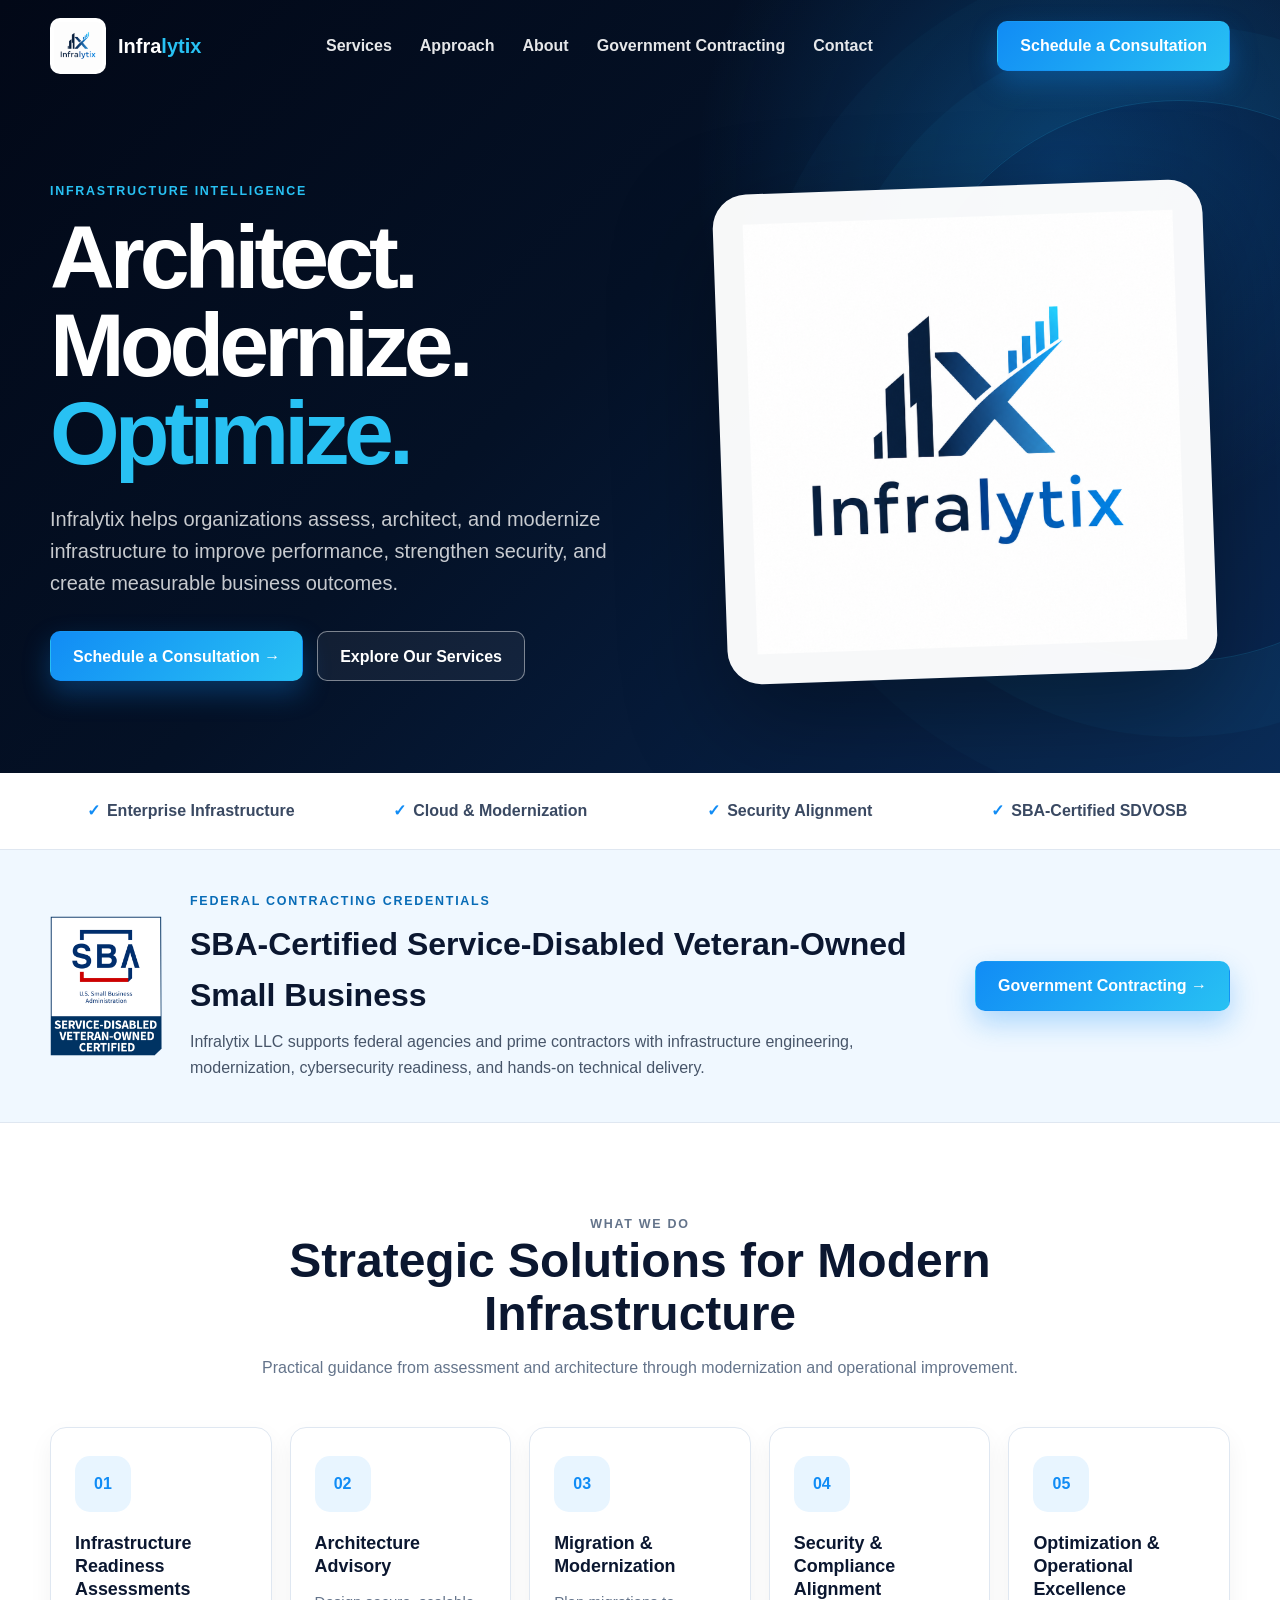
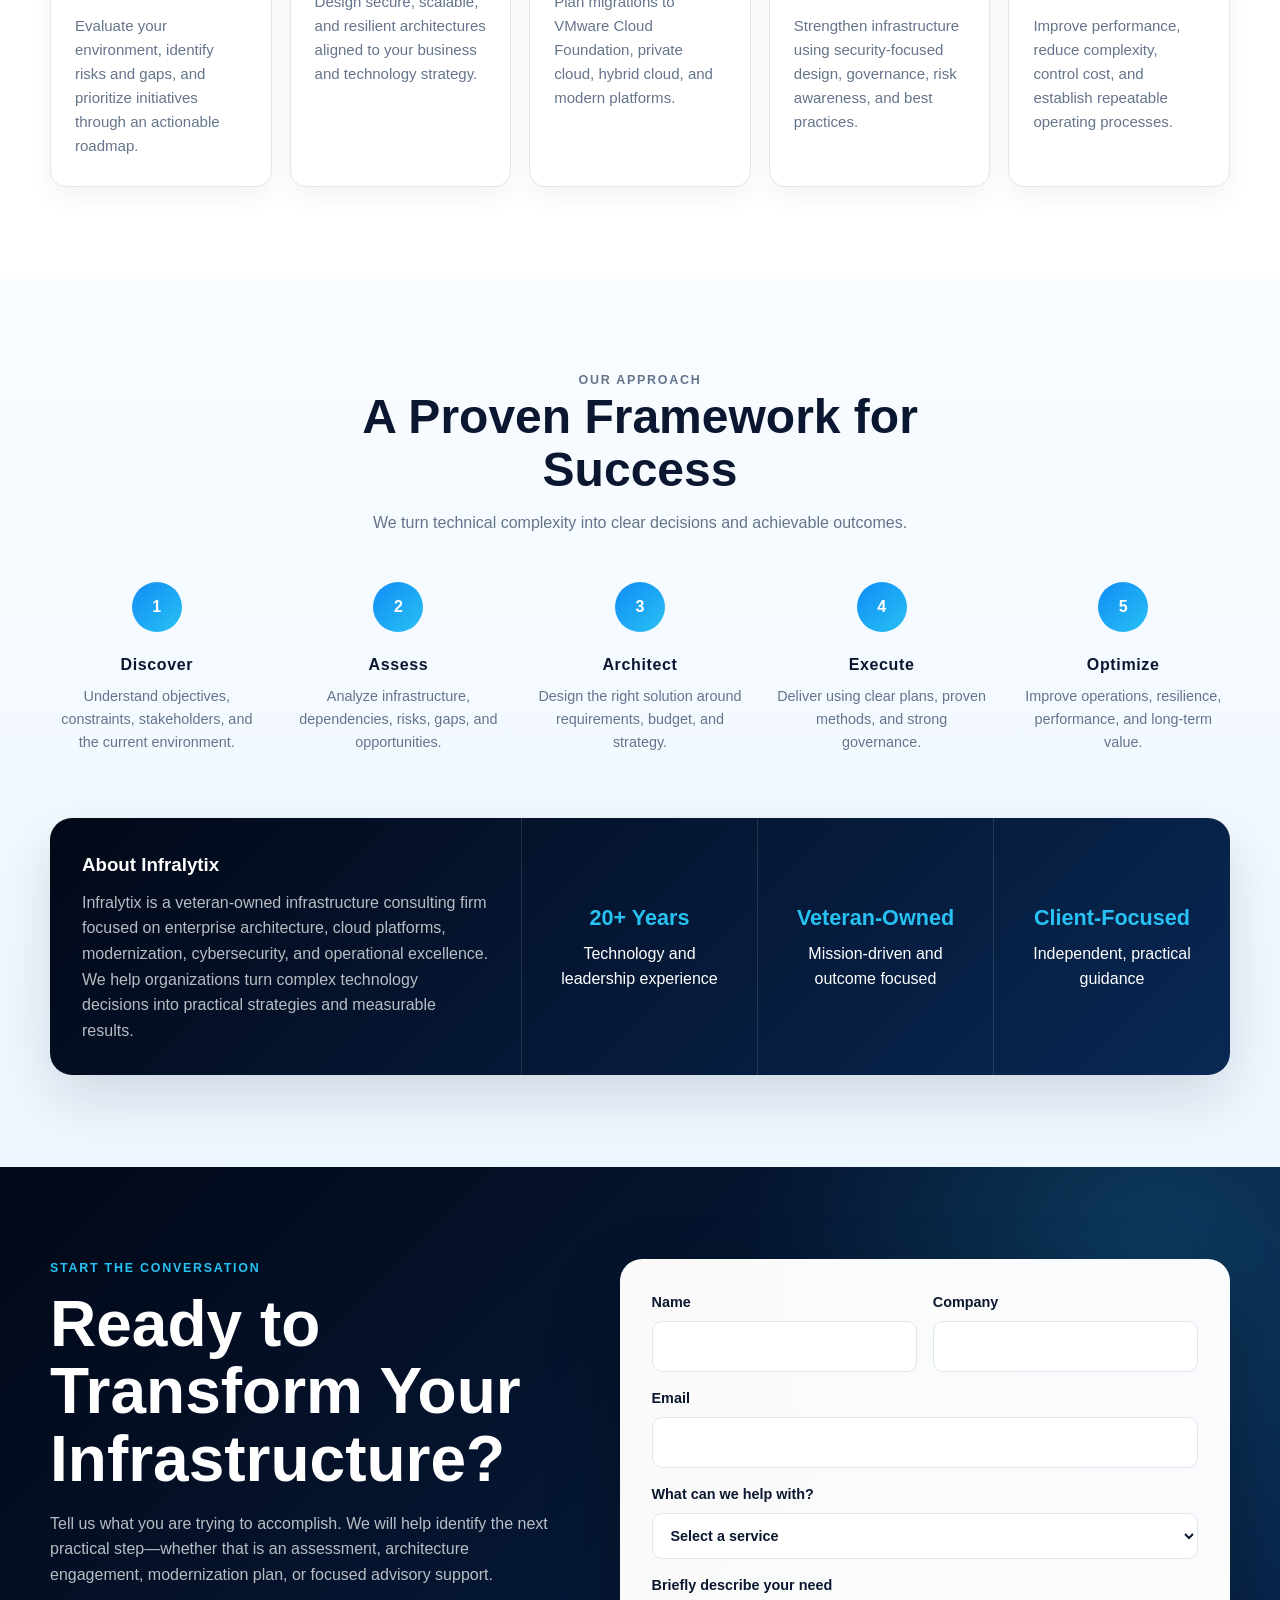
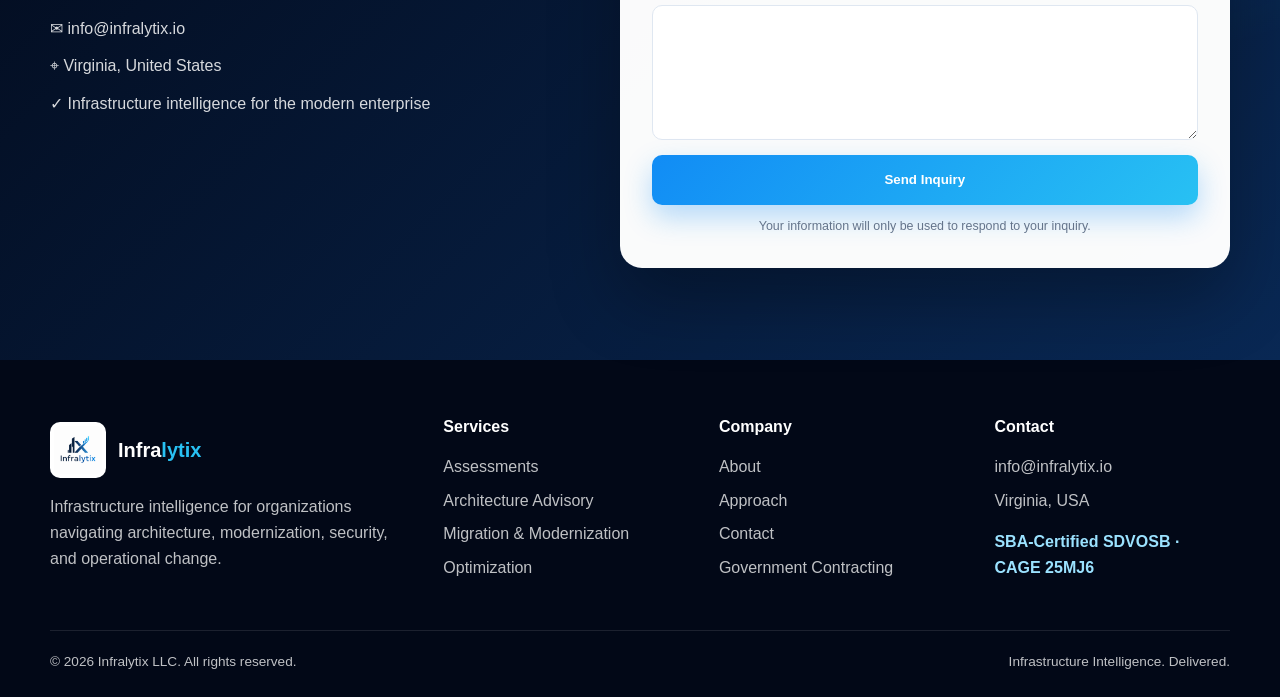
<file: index.html>
<!DOCTYPE html>
<html lang="en">
<head>
<meta charset="UTF-8">
<meta name="viewport" content="width=device-width,initial-scale=1">
<meta name="description" content="Infralytix provides infrastructure assessments, architecture advisory, modernization planning, security alignment, and optimization services.">
<title>Infralytix | Infrastructure Intelligence</title>
<link rel="icon" href="assets/infralytix-logo.png">
<style>
:root{--navy:#041126;--navy2:#092854;--blue:#118cf5;--cyan:#28c1f3;--ink:#0b1730;--muted:#64748b;--line:#dfe7f1;--soft:#f5faff;--white:#fff;--shadow:0 22px 60px rgba(2,8,23,.13)}
*{box-sizing:border-box}html{scroll-behavior:smooth}body{margin:0;font-family:Inter,Segoe UI,Arial,sans-serif;color:var(--ink);line-height:1.6;background:#fff}a{text-decoration:none;color:inherit}img{max-width:100%;display:block}.container{width:min(1180px,calc(100% - 36px));margin:auto}.eyebrow{margin:0 0 12px;color:var(--cyan);font-size:.78rem;font-weight:800;letter-spacing:.14em;text-transform:uppercase}.btn{display:inline-flex;align-items:center;justify-content:center;min-height:50px;padding:0 22px;border-radius:10px;font-weight:800;transition:.2s;border:1px solid transparent}.btn:hover{transform:translateY(-2px)}.primary{color:#fff;background:linear-gradient(135deg,var(--blue),var(--cyan));box-shadow:0 12px 28px rgba(17,140,245,.3)}.secondary{color:#fff;border-color:rgba(255,255,255,.45);background:rgba(255,255,255,.06)}
header{position:absolute;z-index:10;left:0;right:0;top:0;padding:18px 0}.nav{display:flex;align-items:center;justify-content:space-between;gap:28px}.brand{display:flex;align-items:center;gap:12px;color:#fff;font-weight:850;font-size:1.25rem}.brand img{width:56px;height:56px;object-fit:contain;background:#fff;border-radius:10px;padding:4px}.brand strong{color:var(--cyan)}nav{display:flex;gap:28px;color:rgba(255,255,255,.9);font-weight:700}nav a:hover{color:var(--cyan)}.menu{display:none;background:none;border:0;color:#fff;font-size:1.8rem}
.hero{min-height:760px;display:grid;align-items:center;position:relative;overflow:hidden;color:#fff;background:radial-gradient(circle at 83% 22%,rgba(17,140,245,.27),transparent 30%),linear-gradient(135deg,#020817,var(--navy) 45%,var(--navy2))}.hero:after{content:"";position:absolute;width:560px;height:560px;right:-180px;top:100px;border-radius:50%;border:1px solid rgba(40,193,243,.18);box-shadow:0 0 0 75px rgba(40,193,243,.04),0 0 0 150px rgba(40,193,243,.025)}.hero-grid{position:relative;z-index:2;display:grid;grid-template-columns:1.05fr .95fr;gap:64px;align-items:center;padding-top:90px}.hero h1{margin:0 0 26px;font-size:clamp(3.3rem,7vw,6.4rem);line-height:.98;letter-spacing:-.055em}.hero h1 span{color:var(--cyan)}.hero-copy>p:not(.eyebrow){max-width:650px;margin:0 0 32px;color:rgba(255,255,255,.78);font-size:clamp(1.05rem,2vw,1.25rem)}.actions{display:flex;gap:14px;flex-wrap:wrap}.logo-card{width:min(100%,490px);margin:auto;padding:30px;border-radius:34px;background:rgba(255,255,255,.97);box-shadow:0 35px 100px rgba(0,0,0,.34);transform:rotate(-2deg)}
.trust{border-bottom:1px solid var(--line)}.trust-grid{display:grid;grid-template-columns:repeat(4,1fr);gap:18px;padding:25px 0}.trust-grid div{text-align:center;font-weight:800;color:#3a4962}.trust-grid span{color:var(--blue);margin-right:7px}
section{padding:92px 0}.heading{max-width:760px;margin:0 auto 46px;text-align:center}.heading h2{margin:0 0 14px;font-size:clamp(2rem,4vw,3rem);line-height:1.1}.heading p{margin:0;color:var(--muted)}.services{display:grid;grid-template-columns:repeat(5,1fr);gap:18px}.card{padding:28px 24px;border:1px solid var(--line);border-radius:16px;background:#fff;box-shadow:0 10px 25px rgba(15,23,42,.05);transition:.22s}.card:hover{transform:translateY(-7px);box-shadow:var(--shadow);border-color:rgba(17,140,245,.35)}.icon{width:56px;height:56px;display:grid;place-items:center;margin-bottom:20px;border-radius:15px;color:var(--blue);background:#e8f5ff;font-weight:900}.card h3{margin:0 0 12px;font-size:1.12rem;line-height:1.3}.card p{margin:0;color:var(--muted);font-size:.94rem}
.approach{background:linear-gradient(#f9fcff,#edf7ff)}.steps{display:grid;grid-template-columns:repeat(5,1fr);gap:28px}.step{text-align:center}.num{width:50px;height:50px;display:grid;place-items:center;margin:0 auto 20px;border-radius:50%;color:#fff;background:linear-gradient(135deg,var(--blue),var(--cyan));font-weight:900}.step h3{margin:0 0 7px;font-size:1rem;letter-spacing:.04em}.step p{margin:0;color:var(--muted);font-size:.9rem}.about{display:grid;grid-template-columns:1.4fr repeat(3,.7fr);margin-top:64px;overflow:hidden;border-radius:22px;color:#fff;background:linear-gradient(135deg,#020817,var(--navy2));box-shadow:var(--shadow)}.about>div{padding:32px;border-right:1px solid rgba(255,255,255,.12)}.about>div:last-child{border:0}.about h3{margin:0 0 10px}.about p{margin:0;color:rgba(255,255,255,.72)}.stat{text-align:center;display:grid;place-items:center}.stat strong{display:block;color:var(--cyan);font-size:1.35rem;margin-bottom:5px}
.contact{color:#fff;background:radial-gradient(circle at 90% 10%,rgba(40,193,243,.18),transparent 30%),linear-gradient(135deg,#020817,var(--navy2))}.contact-grid{display:grid;grid-template-columns:.9fr 1.1fr;gap:70px}.contact h2{margin:0 0 18px;font-size:clamp(2.5rem,5vw,4rem);line-height:1.05}.contact-copy>p:not(.eyebrow){color:rgba(255,255,255,.72)}.contact-list{display:grid;gap:12px;margin-top:28px;color:rgba(255,255,255,.84)}form{padding:32px;border-radius:22px;background:rgba(255,255,255,.98);box-shadow:0 30px 70px rgba(0,0,0,.3)}.row{display:grid;grid-template-columns:1fr 1fr;gap:16px}label{display:grid;gap:7px;margin-bottom:15px;color:var(--ink);font-size:.9rem;font-weight:800}input,select,textarea{width:100%;padding:13px 14px;border:1px solid var(--line);border-radius:10px;background:#fff;color:var(--ink);font:inherit}textarea{min-height:135px;resize:vertical}form .btn{width:100%;border:0}.note{margin:12px 0 0;text-align:center;color:var(--muted);font-size:.78rem}
footer{padding:54px 0 24px;color:rgba(255,255,255,.75);background:#020817}.footer-grid{display:grid;grid-template-columns:1.2fr repeat(3,.8fr);gap:40px}footer h4{margin:0 0 14px;color:#fff}footer a{display:block;margin:8px 0}.copy{display:flex;justify-content:space-between;gap:20px;margin-top:42px;padding-top:20px;border-top:1px solid rgba(255,255,255,.1);font-size:.85rem}
@media(max-width:1050px){nav{display:none;position:absolute;top:82px;left:18px;right:18px;padding:22px;border-radius:16px;background:rgba(2,8,23,.97);box-shadow:var(--shadow)}nav.open{display:grid}.menu{display:block}.nav>.btn{display:none}.hero-grid,.contact-grid{grid-template-columns:1fr}.hero{padding:130px 0 70px}.hero-grid{padding-top:0}.services{grid-template-columns:repeat(2,1fr)}.steps{grid-template-columns:repeat(2,1fr)}.about{grid-template-columns:1fr 1fr}.about>div:first-child{grid-column:1/-1}.footer-grid{grid-template-columns:1fr 1fr}}
@media(max-width:680px){.hero h1{font-size:clamp(3rem,17vw,4.7rem)}.actions,.actions .btn{width:100%}.trust-grid,.services,.steps,.about,.footer-grid,.row{grid-template-columns:1fr}.about>div{border-right:0;border-bottom:1px solid rgba(255,255,255,.12)}form{padding:22px}.copy{flex-direction:column}}
.sdvosb-banner{padding:42px 0;background:#f0f8ff;border-bottom:1px solid var(--line)}.sdvosb-inner{display:flex;align-items:center;justify-content:space-between;gap:28px}.sdvosb-badge{width:112px;height:auto;flex-shrink:0;object-fit:contain}.sdvosb-inner h2{margin:0 0 8px;font-size:clamp(1.4rem,3vw,2rem)}.sdvosb-inner p{margin:0;color:#475569;max-width:740px}.sdvosb-inner .eyebrow{color:#086cb7;margin-bottom:7px}.sdvosb-inner .btn{white-space:nowrap}.sdvosb-inner .primary{flex-shrink:0}.cert-footer{display:block;color:#9be2ff;font-weight:700;margin-top:16px}@media(max-width:680px){.sdvosb-inner{flex-direction:column;align-items:stretch}.sdvosb-inner .btn{width:100%}}
</style>
</head>
<body>
<header><div class="container nav"><a class="brand" href="#top"><img src="assets/infralytix-logo.png" alt="Infralytix logo"><span>Infra<strong>lytix</strong></span></a><button class="menu" aria-label="Toggle menu">☰</button><nav><a href="#services">Services</a><a href="#approach">Approach</a><a href="#about">About</a><a href="government-contracting.html">Government Contracting</a><a href="#contact">Contact</a></nav><a class="btn primary" href="#contact">Schedule a Consultation</a></div></header>
<main id="top">
<section class="hero"><div class="container hero-grid"><div class="hero-copy"><p class="eyebrow">Infrastructure Intelligence</p><h1>Architect.<br>Modernize.<br><span>Optimize.</span></h1><p>Infralytix helps organizations assess, architect, and modernize infrastructure to improve performance, strengthen security, and create measurable business outcomes.</p><div class="actions"><a class="btn primary" href="#contact">Schedule a Consultation →</a><a class="btn secondary" href="#services">Explore Our Services</a></div></div><div class="logo-card"><img src="assets/infralytix-logo.png" alt="Infralytix brand logo"></div></div></section>
<div class="trust"><div class="container trust-grid"><div><span>✓</span>Enterprise Infrastructure</div><div><span>✓</span>Cloud & Modernization</div><div><span>✓</span>Security Alignment</div><div><span>✓</span>SBA-Certified SDVOSB</div></div></div>
<section class="sdvosb-banner" aria-labelledby="sdvosb-title"><div class="container sdvosb-inner"><img class="sdvosb-badge" src="assets/sdvosb-certified-web.png" alt="SBA Service-Disabled Veteran-Owned Certified badge" onerror="this.style.display='none'"><div><p class="eyebrow">Federal Contracting Credentials</p><h2 id="sdvosb-title">SBA-Certified Service-Disabled Veteran-Owned Small Business</h2><p>Infralytix LLC supports federal agencies and prime contractors with infrastructure engineering, modernization, cybersecurity readiness, and hands-on technical delivery.</p></div><a class="btn primary" href="government-contracting.html">Government Contracting →</a></div></section>
<section id="services"><div class="container"><div class="heading"><p class="eyebrow">What We Do</p><h2>Strategic Solutions for Modern Infrastructure</h2><p>Practical guidance from assessment and architecture through modernization and operational improvement.</p></div><div class="services">
<article class="card"><div class="icon">01</div><h3>Infrastructure Readiness Assessments</h3><p>Evaluate your environment, identify risks and gaps, and prioritize initiatives through an actionable roadmap.</p></article>
<article class="card"><div class="icon">02</div><h3>Architecture Advisory</h3><p>Design secure, scalable, and resilient architectures aligned to your business and technology strategy.</p></article>
<article class="card"><div class="icon">03</div><h3>Migration & Modernization</h3><p>Plan migrations to VMware Cloud Foundation, private cloud, hybrid cloud, and modern platforms.</p></article>
<article class="card"><div class="icon">04</div><h3>Security & Compliance Alignment</h3><p>Strengthen infrastructure using security-focused design, governance, risk awareness, and best practices.</p></article>
<article class="card"><div class="icon">05</div><h3>Optimization & Operational Excellence</h3><p>Improve performance, reduce complexity, control cost, and establish repeatable operating processes.</p></article>
</div></div></section>
<section class="approach" id="approach"><div class="container"><div class="heading"><p class="eyebrow">Our Approach</p><h2>A Proven Framework for Success</h2><p>We turn technical complexity into clear decisions and achievable outcomes.</p></div><div class="steps"><div class="step"><div class="num">1</div><h3>Discover</h3><p>Understand objectives, constraints, stakeholders, and the current environment.</p></div><div class="step"><div class="num">2</div><h3>Assess</h3><p>Analyze infrastructure, dependencies, risks, gaps, and opportunities.</p></div><div class="step"><div class="num">3</div><h3>Architect</h3><p>Design the right solution around requirements, budget, and strategy.</p></div><div class="step"><div class="num">4</div><h3>Execute</h3><p>Deliver using clear plans, proven methods, and strong governance.</p></div><div class="step"><div class="num">5</div><h3>Optimize</h3><p>Improve operations, resilience, performance, and long-term value.</p></div></div>
<div class="about" id="about"><div><h3>About Infralytix</h3><p>Infralytix is a veteran-owned infrastructure consulting firm focused on enterprise architecture, cloud platforms, modernization, cybersecurity, and operational excellence. We help organizations turn complex technology decisions into practical strategies and measurable results.</p></div><div class="stat"><div><strong>20+ Years</strong>Technology and leadership experience</div></div><div class="stat"><div><strong>Veteran-Owned</strong>Mission-driven and outcome focused</div></div><div class="stat"><div><strong>Client-Focused</strong>Independent, practical guidance</div></div></div></div></section>
<section class="contact" id="contact"><div class="container contact-grid"><div class="contact-copy"><p class="eyebrow">Start the Conversation</p><h2>Ready to Transform Your Infrastructure?</h2><p>Tell us what you are trying to accomplish. We will help identify the next practical step—whether that is an assessment, architecture engagement, modernization plan, or focused advisory support.</p><div class="contact-list"><div>✉ info@infralytix.io</div><div>⌖ Virginia, United States</div><div>✓ Infrastructure intelligence for the modern enterprise</div></div></div>
<form action="https://formspree.io/f/mppazzkg" method="POST"><div class="row"><label>Name<input type="text" name="name" autocomplete="name" required></label><label>Company<input type="text" name="company" autocomplete="organization"></label></div><label>Email<input type="email" name="email" autocomplete="email" required></label><label>What can we help with?<select name="service" required><option value="" selected disabled>Select a service</option><option>Infrastructure Readiness Assessment</option><option>Architecture Advisory</option><option>Migration & Modernization Planning</option><option>Security & Compliance Alignment</option><option>Optimization & Operational Excellence</option><option>Other</option></select></label><label>Briefly describe your need<textarea name="message" required></textarea></label><input type="hidden" name="_subject" value="New Infralytix Website Inquiry"><input type="hidden" name="source" value="infralytix.io contact form"><button class="btn primary" type="submit">Send Inquiry</button><p class="note">Your information will only be used to respond to your inquiry.</p></form></div></section>
</main>
<footer><div class="container"><div class="footer-grid"><div><a class="brand" href="#top"><img src="assets/infralytix-logo.png" alt="Infralytix logo"><span>Infra<strong>lytix</strong></span></a><p>Infrastructure intelligence for organizations navigating architecture, modernization, security, and operational change.</p></div><div><h4>Services</h4><a href="#services">Assessments</a><a href="#services">Architecture Advisory</a><a href="#services">Migration & Modernization</a><a href="#services">Optimization</a></div><div><h4>Company</h4><a href="#about">About</a><a href="#approach">Approach</a><a href="#contact">Contact</a><a href="government-contracting.html">Government Contracting</a></div><div><h4>Contact</h4><a href="mailto:info@infralytix.io">info@infralytix.io</a><span>Virginia, USA</span><span class="cert-footer">SBA-Certified SDVOSB · CAGE 25MJ6</span></div></div><div class="copy"><span>© <span id="year"></span> Infralytix LLC. All rights reserved.</span><span>Infrastructure Intelligence. Delivered.</span></div></div></footer>
<script>const m=document.querySelector('.menu'),n=document.querySelector('nav');m.addEventListener('click',()=>n.classList.toggle('open'));document.querySelectorAll('nav a').forEach(a=>a.addEventListener('click',()=>n.classList.remove('open')));document.getElementById('year').textContent=new Date().getFullYear();</script>
</body>
</html>
</file>
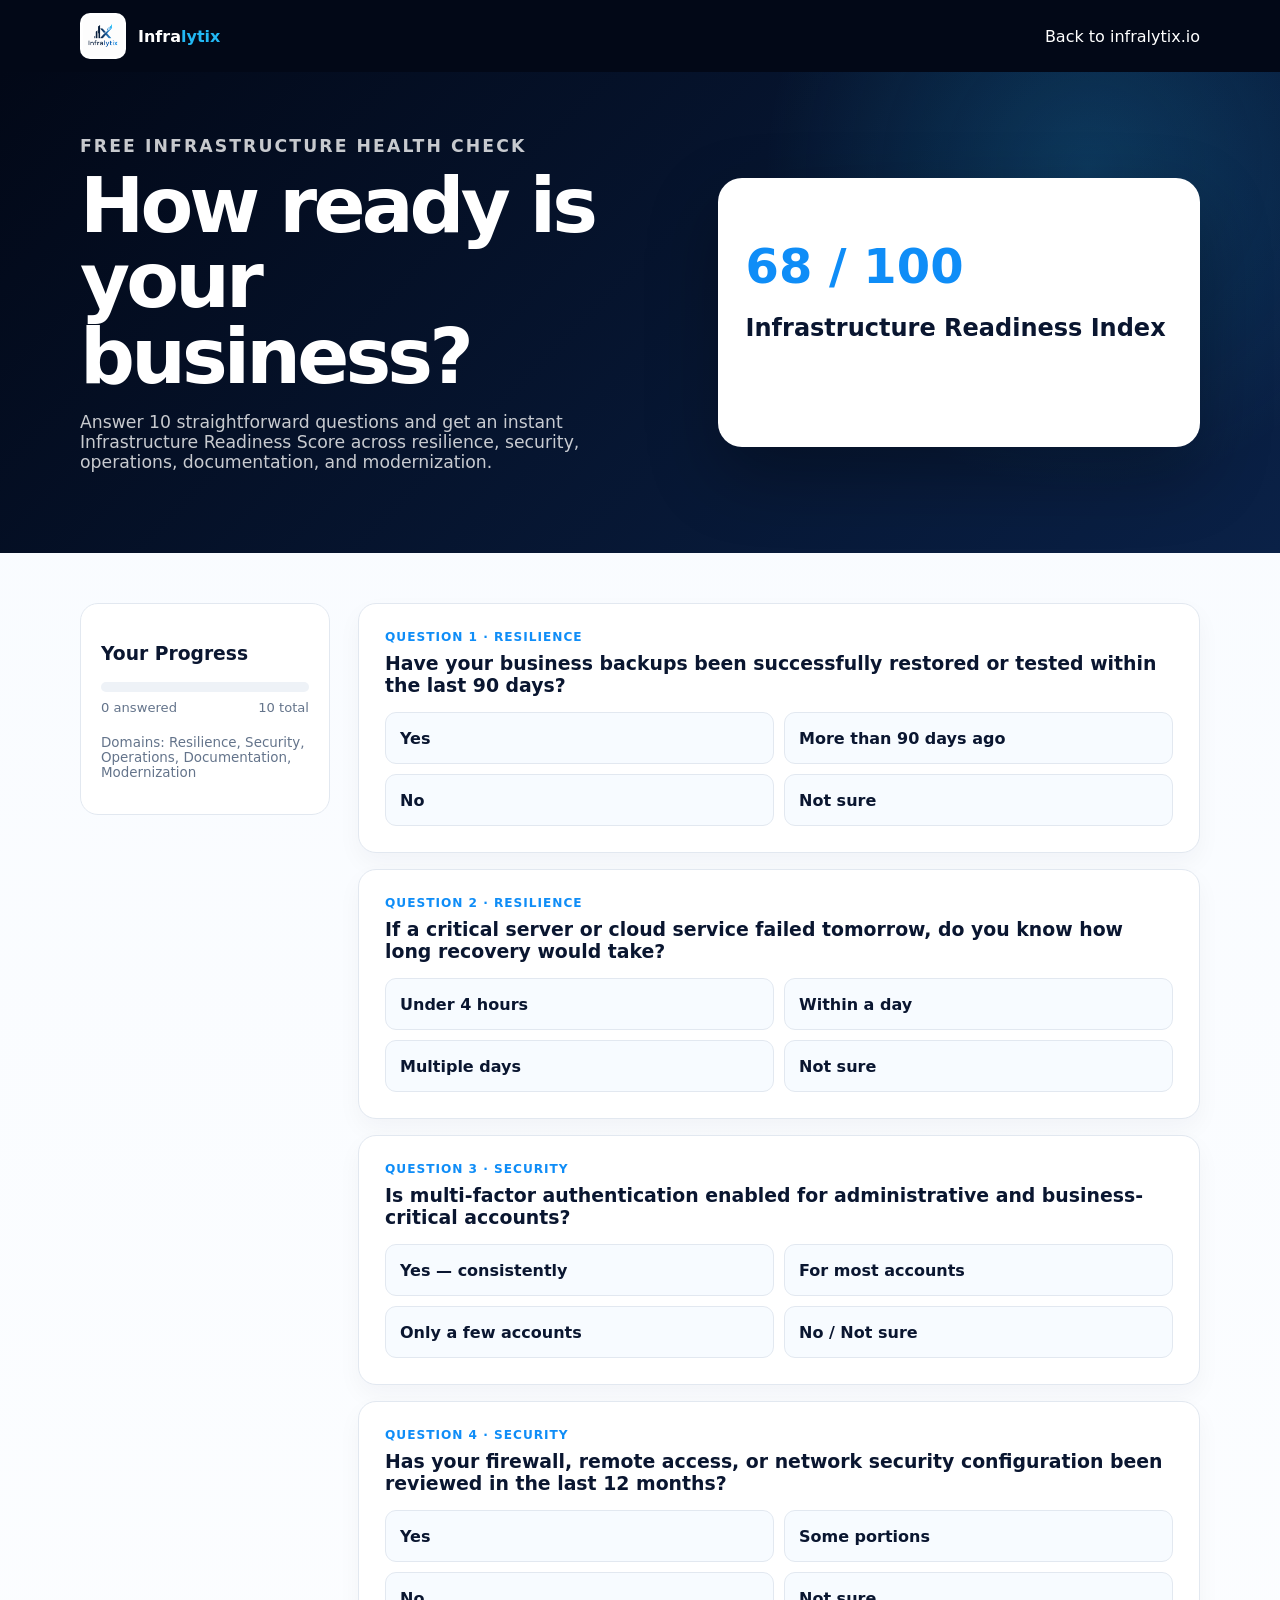
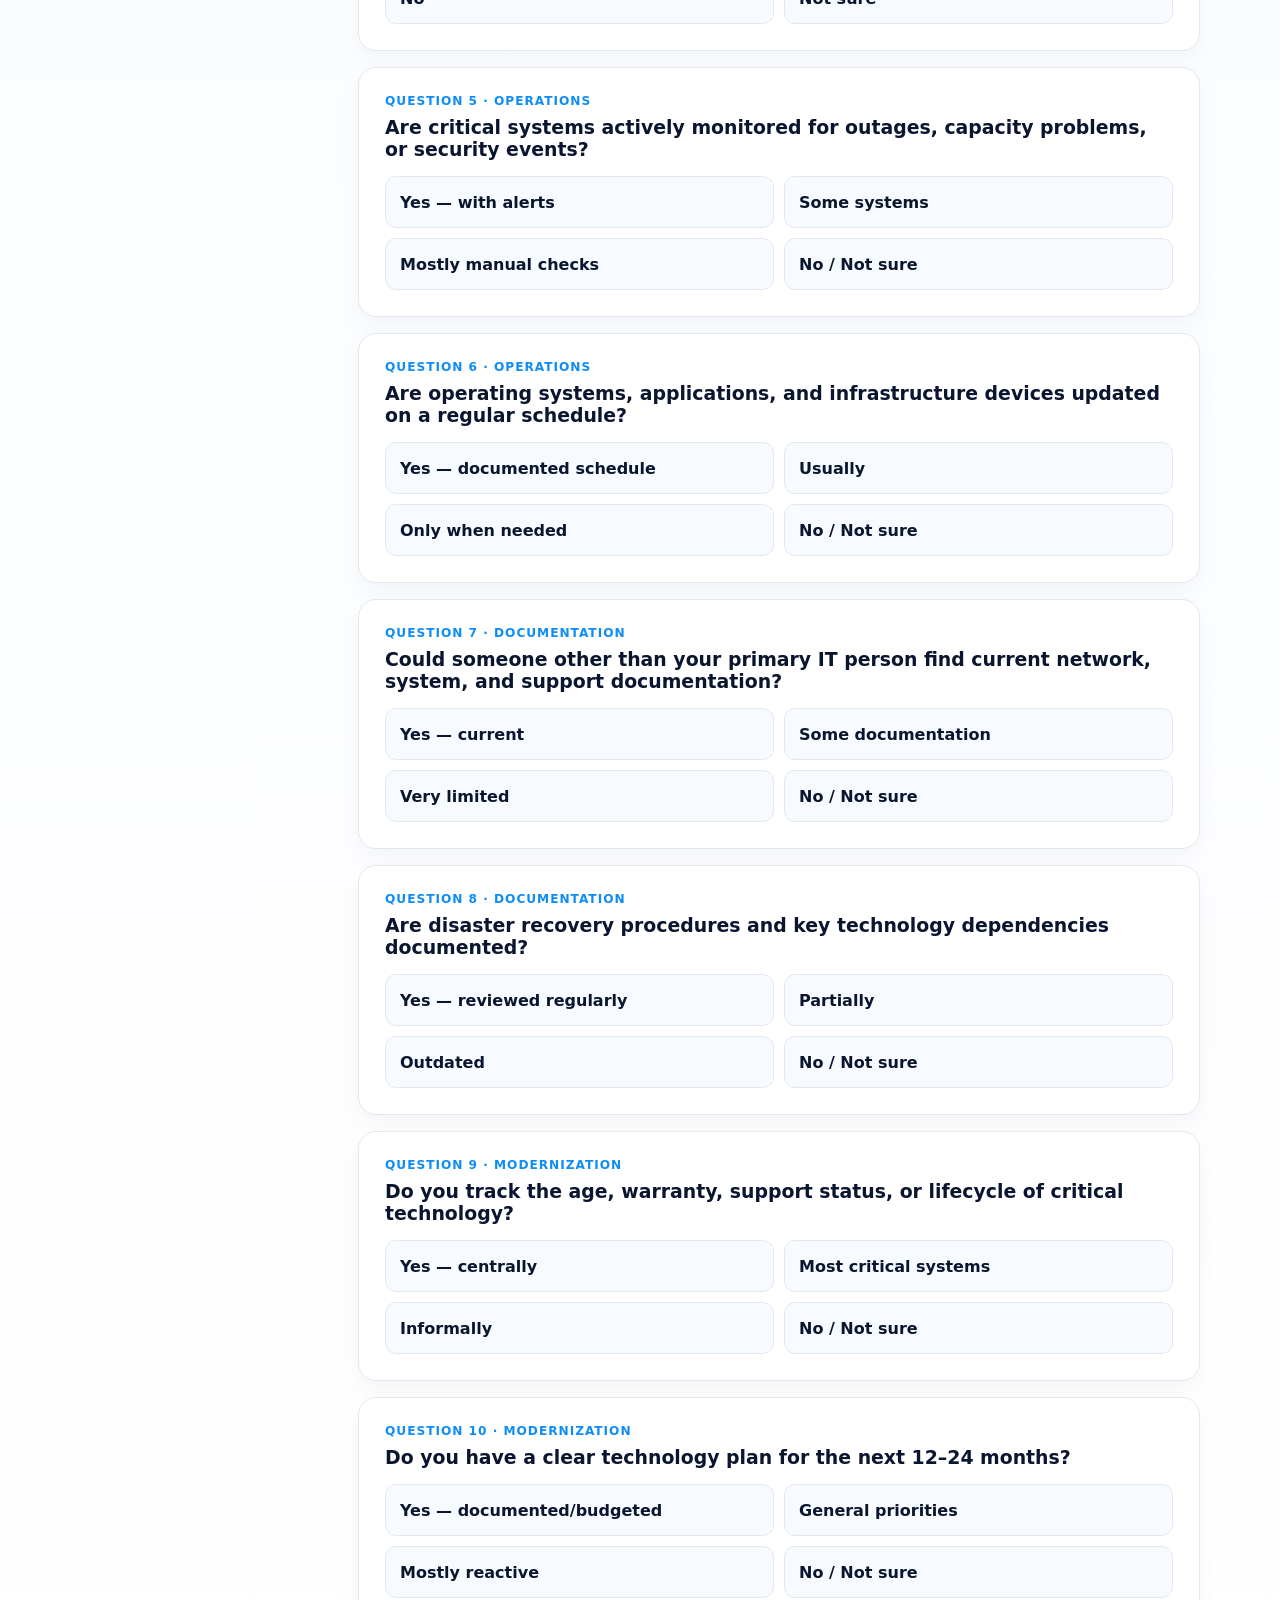
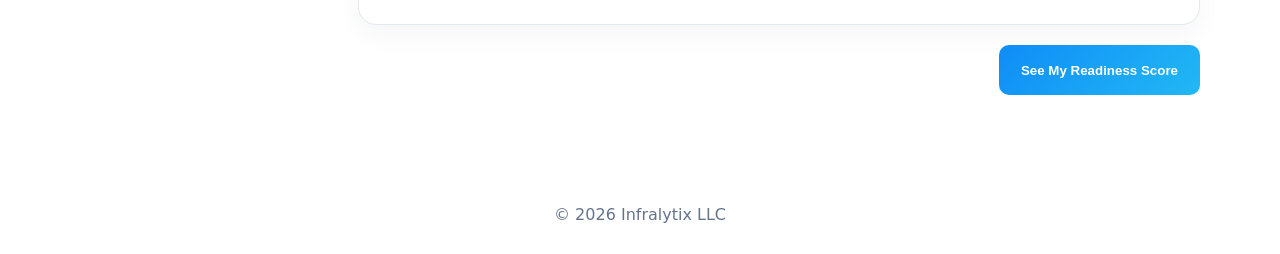
<file: score/index.html>
<!DOCTYPE html>
<html lang="en">
<head>
<meta charset="UTF-8">
<meta name="viewport" content="width=device-width, initial-scale=1.0">
<title>Infrastructure Readiness Score | Infralytix</title>
<meta name="description" content="Take the free Infralytix Infrastructure Readiness Score and see how prepared your business is.">
<style>
:root{
  --navy:#06152f;--navy2:#0a2147;--blue:#0f8df7;--cyan:#22b8f4;
  --text:#0a1630;--muted:#64748b;--line:#e2e8f0;--bg:#f7fbff;--white:#fff;
  --green:#1f9d63;--amber:#d97706;--red:#c2413b;
}
*{box-sizing:border-box}
html{scroll-behavior:smooth}
body{margin:0;font-family:Inter,system-ui,-apple-system,Segoe UI,sans-serif;color:var(--text);background:linear-gradient(#f8fbff,#fff)}
a{text-decoration:none;color:inherit}
.wrap{width:min(1120px,calc(100% - 32px));margin:auto}
header{background:#020817;color:#fff;position:sticky;top:0;z-index:10}
nav{height:72px;display:flex;align-items:center;justify-content:space-between}
.brand{display:flex;align-items:center;gap:12px;font-weight:800}
.brand img{width:46px;height:46px;object-fit:contain;background:#fff;border-radius:10px;padding:3px}
.brand b{color:var(--cyan)}
.hero{padding:64px 0;background:radial-gradient(circle at 85% 20%,rgba(34,184,244,.2),transparent 28%),linear-gradient(135deg,#020817,var(--navy2));color:#fff}
.hero-grid{display:grid;grid-template-columns:1.1fr .9fr;gap:48px;align-items:center}
.eyebrow{font-size:.78rem;letter-spacing:.12em;text-transform:uppercase;color:var(--cyan);font-weight:800;margin:0 0 12px}
h1{font-size:clamp(2.8rem,6vw,5.4rem);line-height:.98;letter-spacing:-.05em;margin:0 0 18px}
.hero p{color:rgba(255,255,255,.78);font-size:1.08rem}
.preview{background:#fff;color:var(--text);padding:28px;border-radius:24px;box-shadow:0 28px 70px rgba(0,0,0,.3)}
.preview-score{font-size:3rem;font-weight:900;color:var(--blue)}
main{padding:50px 0 80px}
.quiz-grid{display:grid;grid-template-columns:250px 1fr;gap:28px;align-items:start}
.progress-card{position:sticky;top:94px;background:#fff;border:1px solid var(--line);padding:20px;border-radius:18px}
.progress-track{height:10px;border-radius:999px;background:#eef2f7;overflow:hidden}
.progress-fill{height:100%;width:0;background:linear-gradient(90deg,var(--blue),var(--cyan));transition:.2s}
.progress-meta{display:flex;justify-content:space-between;font-size:.82rem;color:var(--muted);margin-top:8px}
.question{background:#fff;border:1px solid var(--line);border-radius:18px;padding:26px;margin-bottom:16px;box-shadow:0 10px 25px rgba(15,23,42,.04)}
.question.answered{border-color:rgba(15,141,247,.35)}
.qmeta{color:var(--blue);font-size:.76rem;text-transform:uppercase;letter-spacing:.08em;font-weight:800}
.question h3{margin:8px 0 16px;font-size:1.18rem}
.options{display:grid;grid-template-columns:1fr 1fr;gap:10px}
.opt{position:relative}
.opt input{position:absolute;opacity:0}
.opt span{display:flex;min-height:52px;align-items:center;padding:12px 14px;border:1px solid var(--line);border-radius:11px;background:var(--bg);font-weight:700;cursor:pointer}
.opt input:checked+span{border-color:var(--blue);background:#e8f5ff;color:var(--navy)}
.btn{display:inline-flex;min-height:50px;align-items:center;justify-content:center;border:0;border-radius:10px;padding:0 22px;font-weight:800;cursor:pointer}
.primary{background:linear-gradient(135deg,var(--blue),var(--cyan));color:#fff}
.submit{display:flex;justify-content:flex-end;margin-top:20px}
.results{display:none;margin-top:24px}.results.show{display:block}
.card{background:#fff;border:1px solid var(--line);border-radius:20px;padding:30px;box-shadow:0 16px 40px rgba(15,23,42,.06)}
.result-top{display:grid;grid-template-columns:150px 1fr;gap:24px;align-items:center}
.ring{--pct:0%;width:145px;height:145px;border-radius:50%;display:grid;place-items:center;background:conic-gradient(var(--blue) var(--pct),#e8eef6 0);position:relative}
.ring:after{content:"";position:absolute;width:105px;height:105px;background:#fff;border-radius:50%}
.ring strong{position:relative;z-index:1;font-size:2rem}
.badge{display:inline-block;padding:6px 10px;border-radius:999px;font-size:.8rem;font-weight:800;margin-bottom:8px}
.cats{display:grid;grid-template-columns:repeat(5,1fr);gap:10px;margin-top:24px}
.cat{border:1px solid var(--line);background:var(--bg);padding:14px;border-radius:12px}
.cat strong{display:block;font-size:1.1rem}
.cat span{font-size:.8rem;color:var(--muted)}
.insights{display:grid;grid-template-columns:1fr 1fr;gap:16px;margin-top:22px}
.insight{border:1px solid var(--line);padding:18px;border-radius:14px}
.insight ul{padding-left:20px;color:var(--muted)}
.cta{margin-top:18px;background:linear-gradient(135deg,#020817,var(--navy2));color:#fff}
.cta-grid{display:grid;grid-template-columns:1fr 1fr;gap:24px}
.cta p{color:rgba(255,255,255,.72)}
form{display:grid;grid-template-columns:1fr 1fr;gap:10px}
form input{min-height:46px;padding:0 12px;border-radius:9px;border:1px solid var(--line)}
.full{grid-column:1/-1}.note{grid-column:1/-1;font-size:.76rem;color:rgba(255,255,255,.6)}
.success{display:none;padding:12px;border:1px solid rgba(31,157,99,.35);background:rgba(31,157,99,.15);border-radius:10px}
.success.show{display:block}
footer{text-align:center;color:var(--muted);padding:30px}
@media(max-width:850px){.hero-grid,.quiz-grid,.cta-grid{grid-template-columns:1fr}.progress-card{position:static}.cats{grid-template-columns:1fr 1fr}}
@media(max-width:620px){.options,.insights,form{grid-template-columns:1fr}.full{grid-column:auto}.result-top{grid-template-columns:1fr;text-align:center;justify-items:center}.cats{grid-template-columns:1fr}}
</style>
</head>
<body>
<header>
  <div class="wrap">
    <nav>
      <a class="brand" href="/"><img src="assets/infralytix-logo.png" alt="Infralytix logo"><span>Infra<b>lytix</b></span></a>
      <a href="/">Back to infralytix.io</a>
    </nav>
  </div>
</header>

<section class="hero">
  <div class="wrap hero-grid">
    <div>
      <p class="eyebrow">Free Infrastructure Health Check</p>
      <h1>How ready is your business?</h1>
      <p>Answer 10 straightforward questions and get an instant Infrastructure Readiness Score across resilience, security, operations, documentation, and modernization.</p>
    </div>
    <div class="preview">
      <p class="eyebrow">Example</p>
      <div class="preview-score">68 / 100</div>
      <h2>Infrastructure Readiness Index</h2>
      <p>See where you are strong, where uncertainty exists, and what areas deserve a closer look.</p>
    </div>
  </div>
</section>

<main>
<div class="wrap">
  <div class="quiz-grid">
    <aside class="progress-card">
      <h3>Your Progress</h3>
      <div class="progress-track"><div id="progressFill" class="progress-fill"></div></div>
      <div class="progress-meta"><span id="answered">0 answered</span><span>10 total</span></div>
      <p style="color:var(--muted);font-size:.84rem;margin-top:20px">Domains: Resilience, Security, Operations, Documentation, Modernization</p>
    </aside>
    <section id="quiz"></section>
  </div>

  <section id="results" class="results">
    <div class="card">
      <div class="result-top">
        <div id="ring" class="ring"><strong id="score">0</strong></div>
        <div>
          <span id="badge" class="badge">Readiness Level</span>
          <h2 style="margin:0 0 8px">Your Infrastructure Readiness Score</h2>
          <p id="summary" style="color:var(--muted);margin:0"></p>
        </div>
      </div>
      <div id="cats" class="cats"></div>
      <div class="insights">
        <div class="insight"><h3>What looks good</h3><ul id="strengths"></ul></div>
        <div class="insight"><h3>Areas to review</h3><ul id="reviews"></ul></div>
      </div>
    </div>

    <div class="card cta">
      <div class="cta-grid">
        <div>
          <p class="eyebrow">Understand Your Score</p>
          <h2>Want a free 15-minute Infrastructure Health Check?</h2>
          <p>Send your results to Infralytix and we can use them as the starting point for a short, practical conversation. No obligation.</p>
        </div>
        <div>
          <form id="leadForm">
            <input name="name" placeholder="Your name" required>
            <input name="company" placeholder="Company">
            <input class="full" type="email" name="email" placeholder="Business email" required>
            <input type="hidden" name="_subject" value="New Infralytix Health Check Lead">
            <input type="hidden" name="Source" value="infralytix.io/score">
            <input type="hidden" name="Overall Readiness Score" id="leadScore">
            <input type="hidden" name="Readiness Level" id="leadLevel">
            <input type="hidden" name="Resilience Score" id="leadResilience">
            <input type="hidden" name="Security Score" id="leadSecurity">
            <input type="hidden" name="Operations Score" id="leadOperations">
            <input type="hidden" name="Documentation Score" id="leadDocumentation">
            <input type="hidden" name="Modernization Score" id="leadModernization">
            <input type="hidden" name="Assessment Responses" id="leadAnswers">
            <input type="hidden" name="Priority Review Areas" id="leadPriorities">

            <div class="full" style="margin-top:4px">
              <label style="display:block;font-size:.86rem;font-weight:800;margin-bottom:7px">
                What is your biggest IT concern right now?
              </label>
              <select name="Biggest IT Concern" required style="width:100%;min-height:46px;padding:0 12px;border-radius:9px;border:1px solid var(--line);background:#fff">
                <option value="" selected disabled>Select one</option>
                <option>Backups / Disaster Recovery</option>
                <option>Cybersecurity</option>
                <option>Aging Technology</option>
                <option>Performance / Reliability</option>
                <option>IT Costs</option>
                <option>Cloud / Modernization</option>
                <option>Not Sure</option>
              </select>
            </div>

            <button class="btn primary full" type="submit">Request My Free 15-Minute Health Check</button>
            <div class="note">Your information is only used to respond to this request.</div>
          </form>
          <div id="success" class="success">Thanks — your results were sent successfully. Infralytix can now use them as the starting point for your free health check.</div>
        </div>
      </div>
    </div>
  </section>
</div>
</main>

<footer>© <span id="year"></span> Infralytix LLC</footer>

<script>
const endpoint="https://formspree.io/f/mppazzkg";
const questions=[
["Resilience","Have your business backups been successfully restored or tested within the last 90 days?",[["Yes",10],["More than 90 days ago",6],["No",2],["Not sure",0]]],
["Resilience","If a critical server or cloud service failed tomorrow, do you know how long recovery would take?",[["Under 4 hours",10],["Within a day",7],["Multiple days",3],["Not sure",0]]],
["Security","Is multi-factor authentication enabled for administrative and business-critical accounts?",[["Yes — consistently",10],["For most accounts",7],["Only a few accounts",3],["No / Not sure",0]]],
["Security","Has your firewall, remote access, or network security configuration been reviewed in the last 12 months?",[["Yes",10],["Some portions",6],["No",2],["Not sure",0]]],
["Operations","Are critical systems actively monitored for outages, capacity problems, or security events?",[["Yes — with alerts",10],["Some systems",6],["Mostly manual checks",3],["No / Not sure",0]]],
["Operations","Are operating systems, applications, and infrastructure devices updated on a regular schedule?",[["Yes — documented schedule",10],["Usually",7],["Only when needed",3],["No / Not sure",0]]],
["Documentation","Could someone other than your primary IT person find current network, system, and support documentation?",[["Yes — current",10],["Some documentation",6],["Very limited",2],["No / Not sure",0]]],
["Documentation","Are disaster recovery procedures and key technology dependencies documented?",[["Yes — reviewed regularly",10],["Partially",6],["Outdated",3],["No / Not sure",0]]],
["Modernization","Do you track the age, warranty, support status, or lifecycle of critical technology?",[["Yes — centrally",10],["Most critical systems",7],["Informally",3],["No / Not sure",0]]],
["Modernization","Do you have a clear technology plan for the next 12–24 months?",[["Yes — documented/budgeted",10],["General priorities",7],["Mostly reactive",3],["No / Not sure",0]]]
];
const advice={
Resilience:["Backup and recovery practices appear to provide a useful continuity foundation.","Validate restore testing, recovery time expectations, and disaster recovery readiness."],
Security:["Core security controls appear to be receiving regular attention.","Review MFA coverage, privileged access, firewall rules, and security configuration."],
Operations:["Monitoring and maintenance practices appear reasonably structured.","Improve monitoring coverage, alerting, patching cadence, and operational ownership."],
Documentation:["Documentation appears capable of reducing dependence on individual knowledge.","Update network, recovery, system, and support documentation so knowledge is transferable."],
Modernization:["Technology lifecycle and forward planning appear reasonably understood.","Create a documented lifecycle and modernization plan tied to business priorities."]
};
const quiz=document.getElementById("quiz");
questions.forEach((q,i)=>{
 const el=document.createElement("article"); el.className="question"; el.dataset.q=i;
 el.innerHTML=`<div class="qmeta">Question ${i+1} · ${q[0]}</div><h3>${q[1]}</h3><div class="options">${q[2].map((o,j)=>`<label class="opt"><input type="radio" name="q${i}" value="${o[1]}" data-label="${o[0]}"><span>${o[0]}</span></label>`).join("")}</div>`;
 quiz.appendChild(el);
});
quiz.insertAdjacentHTML("beforeend",`<div class="submit"><button id="calc" class="btn primary">See My Readiness Score</button></div>`);
document.querySelectorAll('input[type="radio"]').forEach(r=>r.addEventListener("change",()=>{
 let count=0; questions.forEach((q,i)=>{const c=document.querySelector(`input[name=q${i}]:checked`);document.querySelector(`[data-q="${i}"]`).classList.toggle("answered",!!c);if(c)count++});
 document.getElementById("answered").textContent=`${count} answered`; document.getElementById("progressFill").style.width=`${count*10}%`;
}));
function level(score){
 if(score>=85)return["Strong Readiness","#1f9d63","#e9f8f0","Your answers suggest a strong infrastructure foundation. Focus on validating assumptions and continuously improving."];
 if(score>=70)return["Good Foundation","#0f8df7","#e8f5ff","Your environment appears to have a solid foundation, with opportunities to improve resilience, visibility, or planning."];
 if(score>=50)return["Needs Attention","#d97706","#fff4df","Your answers indicate meaningful gaps or uncertainty. A focused review could reduce operational risk and identify practical next steps."];
 return["Elevated Risk","#c2413b","#fff0ef","Several important infrastructure controls appear missing, inconsistent, or unknown. Prioritize resilience, security, and documentation."];
}
document.getElementById("calc").onclick=()=>{
 let total=0,answers={},domains={};
 for(let i=0;i<questions.length;i++){
   const c=document.querySelector(`input[name=q${i}]:checked`);
   if(!c){document.querySelector(`[data-q="${i}"]`).scrollIntoView({behavior:"smooth",block:"center"});return;}
   const d=questions[i][0],score=Number(c.value); total+=score;
   domains[d]=domains[d]||[0,0]; domains[d][0]+=score;domains[d][1]+=10;
   answers[`q${i+1}`]={domain:d,question:questions[i][1],answer:c.dataset.label,score};
 }
 const percentages={}; Object.entries(domains).forEach(([d,v])=>percentages[d]=Math.round(v[0]/v[1]*100));
 const l=level(total);
 document.getElementById("score").textContent=total; document.getElementById("ring").style.setProperty("--pct",`${total}%`);
 const b=document.getElementById("badge");b.textContent=l[0];b.style.color=l[1];b.style.background=l[2];document.getElementById("summary").textContent=l[3];
 document.getElementById("cats").innerHTML=Object.entries(percentages).map(([d,v])=>`<div class="cat"><strong>${v}%</strong><span>${d}</span></div>`).join("");
 let s=Object.entries(percentages).filter(x=>x[1]>=70).sort((a,b)=>b[1]-a[1]).slice(0,3).map(x=>advice[x[0]][0]);
 let r=Object.entries(percentages).filter(x=>x[1]<70).sort((a,b)=>a[1]-b[1]).slice(0,3).map(x=>advice[x[0]][1]);
 if(!s.length)s=["Completing the scorecard establishes a useful baseline for improvement."];
 if(!r.length)r=["Continue validating recovery, lifecycle, security, and documentation practices regularly."];
 document.getElementById("strengths").innerHTML=s.map(x=>`<li>${x}</li>`).join("");document.getElementById("reviews").innerHTML=r.map(x=>`<li>${x}</li>`).join("");
 document.getElementById("leadScore").value=`${total} / 100`;
 document.getElementById("leadLevel").value=l[0];
 document.getElementById("leadResilience").value=`${percentages.Resilience}%`;
 document.getElementById("leadSecurity").value=`${percentages.Security}%`;
 document.getElementById("leadOperations").value=`${percentages.Operations}%`;
 document.getElementById("leadDocumentation").value=`${percentages.Documentation}%`;
 document.getElementById("leadModernization").value=`${percentages.Modernization}%`;

 const responseSummary=Object.entries(answers)
   .map(([key,item],index)=>`Q${index+1}: ${item.question}\nAnswer: ${item.answer}\nScore: ${item.score} / 10`)
   .join("\n\n");

 document.getElementById("leadAnswers").value=responseSummary;

 const priorityAreas=Object.entries(percentages)
   .filter(([domain,score])=>score<70)
   .sort((a,b)=>a[1]-b[1])
   .map(([domain,score])=>`${domain}: ${score}%`)
   .join("\n");

 document.getElementById("leadPriorities").value=priorityAreas || "No immediate priority areas identified.";
 document.getElementById("results").classList.add("show");document.getElementById("results").scrollIntoView({behavior:"smooth"});
};
document.getElementById("leadForm").onsubmit=async e=>{
 e.preventDefault();const f=e.currentTarget,b=f.querySelector("button");b.disabled=true;b.textContent="Sending...";
 try{const res=await fetch(endpoint,{method:"POST",body:new FormData(f),headers:{Accept:"application/json"}});if(!res.ok)throw 0;f.style.display="none";document.getElementById("success").classList.add("show");}
 catch{b.disabled=false;b.textContent="Send My Results to Infralytix";alert("Could not send right now. Please email chris@infralytix.io.");}
};
document.getElementById("year").textContent=new Date().getFullYear();
</script>
</body>
</html>
</file>
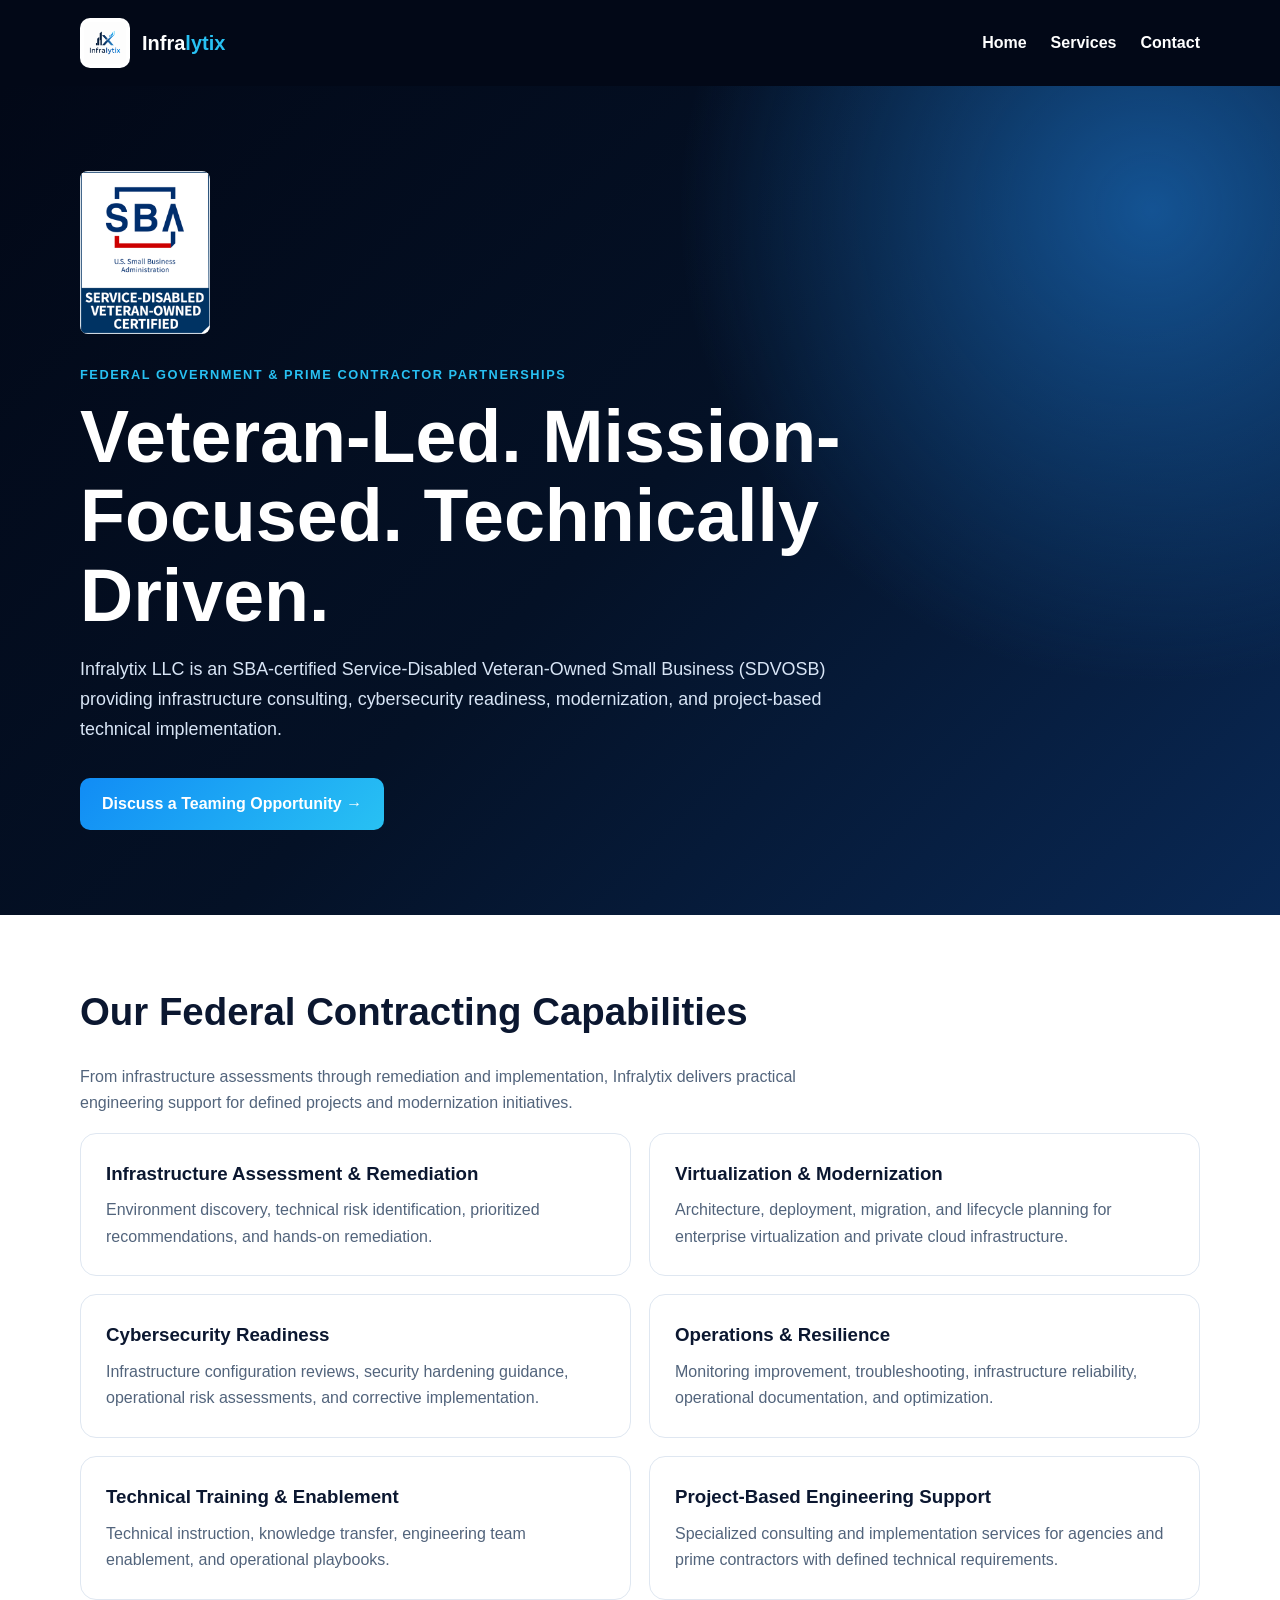
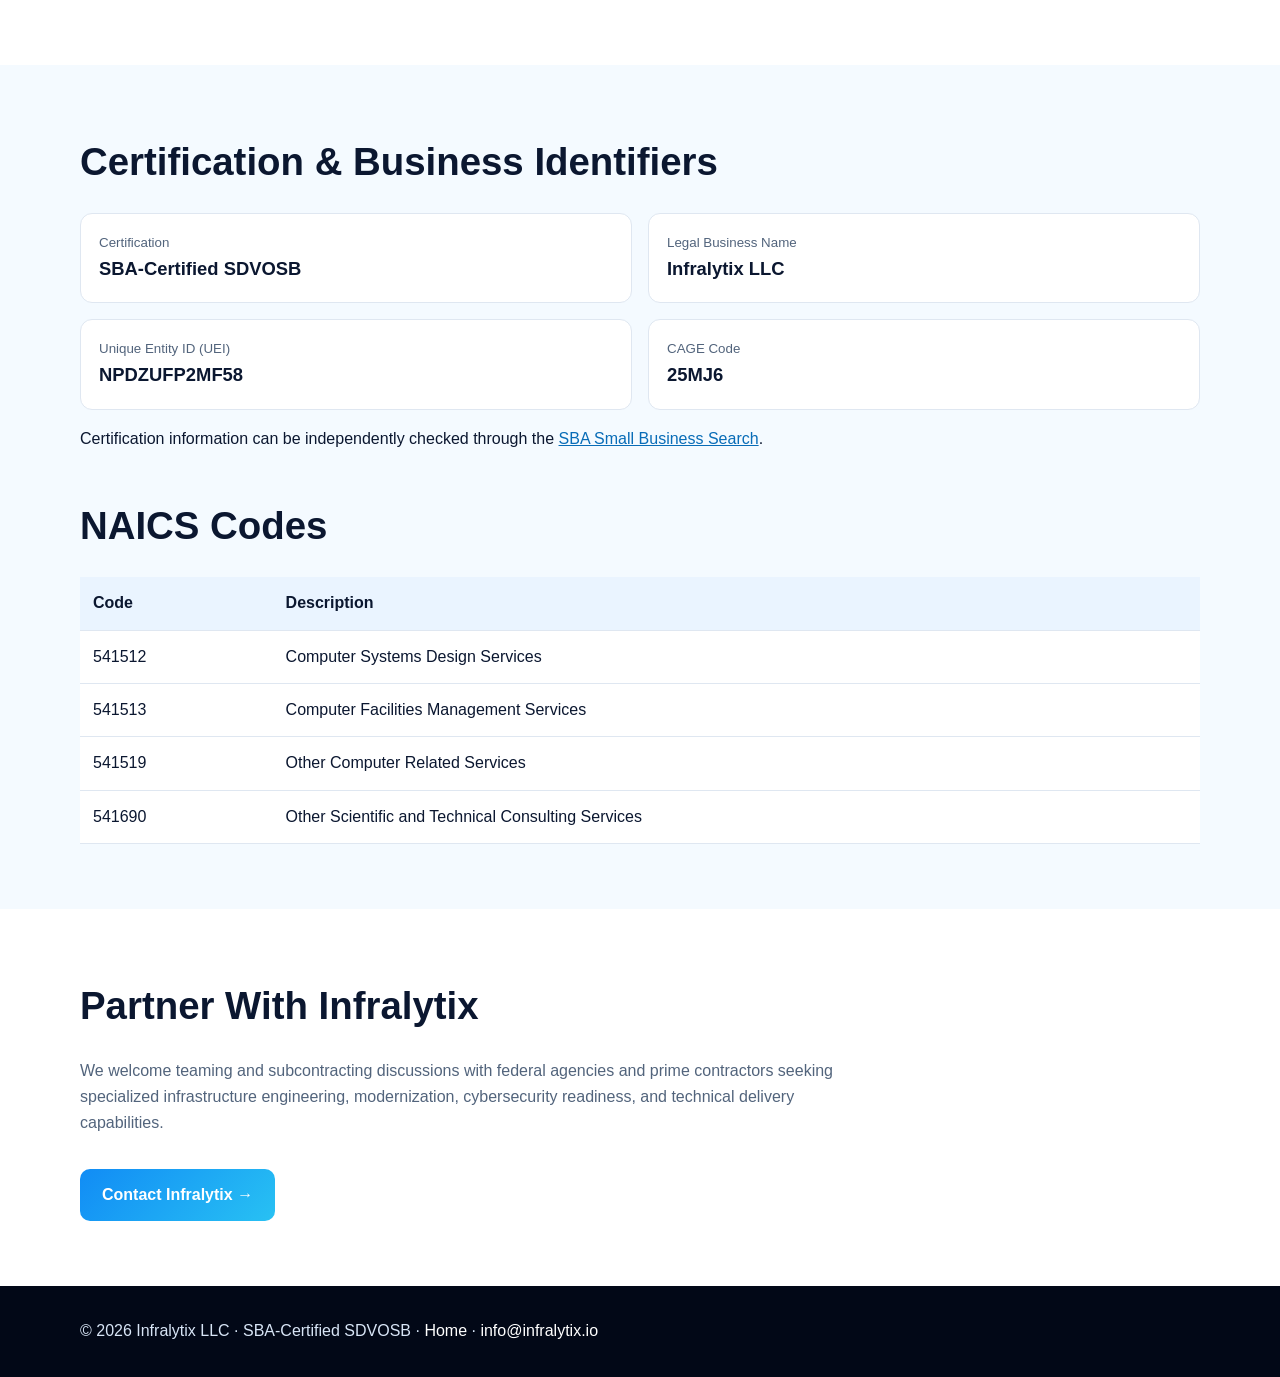
<file: government-contracting.html>
<!DOCTYPE html>
<html lang="en"><head><meta charset="UTF-8"><meta name="viewport" content="width=device-width,initial-scale=1"><meta name="description" content="Infralytix LLC federal contracting capabilities, SBA-certified SDVOSB status, UEI, CAGE code, and NAICS codes."><title>Government Contracting | Infralytix</title><link rel="icon" href="assets/infralytix-logo.png"><style>
:root{--navy:#041126;--blue:#118cf5;--cyan:#28c1f3;--ink:#0b1730;--muted:#52647c;--line:#dfe7f1}*{box-sizing:border-box}body{margin:0;font:16px/1.65 Inter,Segoe UI,Arial,sans-serif;color:var(--ink)}a{color:inherit;text-decoration:none}.container{width:min(1120px,calc(100% - 36px));margin:auto}.top{background:#020817;color:white;padding:18px 0}.top-inner{display:flex;justify-content:space-between;align-items:center;gap:20px}.brand{display:flex;align-items:center;gap:12px;font-weight:800;font-size:1.25rem}.brand img{width:50px;height:50px;object-fit:contain;background:white;border-radius:10px;padding:4px}.brand strong{color:var(--cyan)}.top nav{display:flex;gap:24px;flex-wrap:wrap;font-weight:700}.top a:hover,footer a:hover{color:var(--cyan)}.hero{background:radial-gradient(circle at 90% 15%,#145393 0,transparent 35%),linear-gradient(135deg,#020817,var(--navy) 50%,#092854);color:#fff;padding:85px 0}.eyebrow{color:var(--cyan);font-weight:800;letter-spacing:.12em;text-transform:uppercase;font-size:.8rem}.hero-badge{width:130px;height:auto;background:white;border-radius:8px;margin-bottom:22px}.hero h1{font-size:clamp(2.5rem,6vw,4.6rem);line-height:1.08;max-width:850px;margin:12px 0 20px}.hero p{max-width:780px;color:#d8e5f6;font-size:1.12rem}.btn{display:inline-block;background:linear-gradient(135deg,var(--blue),var(--cyan));padding:13px 22px;border-radius:10px;color:#fff;font-weight:800;margin-top:16px}.section{padding:65px 0}.section.alt{background:#f4faff}h2{font-size:clamp(1.7rem,3vw,2.4rem);margin:0 0 20px}h3{margin:0 0 8px}.lead{color:var(--muted);max-width:800px}.grid{display:grid;grid-template-columns:repeat(2,minmax(0,1fr));gap:18px}.card{padding:25px;border:1px solid var(--line);border-radius:16px;background:white}.card p{color:var(--muted);margin:0}.details{display:grid;grid-template-columns:repeat(2,minmax(0,1fr));gap:16px}.detail{border:1px solid var(--line);border-radius:12px;padding:18px;background:white}.detail small{display:block;color:var(--muted)}.detail strong{font-size:1.15rem;overflow-wrap:anywhere}table{border-collapse:collapse;width:100%;background:white}th,td{text-align:left;padding:13px;border-bottom:1px solid var(--line)}th{background:#eaf4ff}footer{background:#020817;color:#d8e5f6;padding:32px 0}footer a{color:white}@media(max-width:680px){.top-inner{align-items:flex-start;flex-direction:column}.grid,.details{grid-template-columns:1fr}.hero{padding:60px 0}table{font-size:.9rem}}
</style></head><body>
<header class="top"><div class="container top-inner"><a class="brand" href="index.html"><img src="assets/infralytix-logo.png" alt="Infralytix logo"><span>Infra<strong>lytix</strong></span></a><nav aria-label="Main navigation"><a href="index.html">Home</a><a href="index.html#services">Services</a><a href="index.html#contact">Contact</a></nav></div></header>
<main><section class="hero"><div class="container"><img class="hero-badge" src="assets/sdvosb-certified-web.png" alt="SBA Service-Disabled Veteran-Owned Certified badge" onerror="this.style.display='none'"><div class="eyebrow">Federal Government & Prime Contractor Partnerships</div><h1>Veteran-Led. Mission-Focused. Technically Driven.</h1><p>Infralytix LLC is an SBA-certified Service-Disabled Veteran-Owned Small Business (SDVOSB) providing infrastructure consulting, cybersecurity readiness, modernization, and project-based technical implementation.</p><a class="btn" href="mailto:info@infralytix.io?subject=Federal%20Contracting%20Inquiry">Discuss a Teaming Opportunity →</a></div></section>
<section class="section"><div class="container"><h2>Our Federal Contracting Capabilities</h2><p class="lead">From infrastructure assessments through remediation and implementation, Infralytix delivers practical engineering support for defined projects and modernization initiatives.</p><div class="grid">
<article class="card"><h3>Infrastructure Assessment & Remediation</h3><p>Environment discovery, technical risk identification, prioritized recommendations, and hands-on remediation.</p></article>
<article class="card"><h3>Virtualization & Modernization</h3><p>Architecture, deployment, migration, and lifecycle planning for enterprise virtualization and private cloud infrastructure.</p></article>
<article class="card"><h3>Cybersecurity Readiness</h3><p>Infrastructure configuration reviews, security hardening guidance, operational risk assessments, and corrective implementation.</p></article>
<article class="card"><h3>Operations & Resilience</h3><p>Monitoring improvement, troubleshooting, infrastructure reliability, operational documentation, and optimization.</p></article>
<article class="card"><h3>Technical Training & Enablement</h3><p>Technical instruction, knowledge transfer, engineering team enablement, and operational playbooks.</p></article>
<article class="card"><h3>Project-Based Engineering Support</h3><p>Specialized consulting and implementation services for agencies and prime contractors with defined technical requirements.</p></article>
</div></div></section>
<section class="section alt"><div class="container"><h2>Certification & Business Identifiers</h2><div class="details"><div class="detail"><small>Certification</small><strong>SBA-Certified SDVOSB</strong></div><div class="detail"><small>Legal Business Name</small><strong>Infralytix LLC</strong></div><div class="detail"><small>Unique Entity ID (UEI)</small><strong>NPDZUFP2MF58</strong></div><div class="detail"><small>CAGE Code</small><strong>25MJ6</strong></div></div><p>Certification information can be independently checked through the <a href="https://search.certifications.sba.gov/" target="_blank" rel="noopener noreferrer" style="color:#086cb7;text-decoration:underline">SBA Small Business Search</a>.</p><h2 style="margin-top:42px">NAICS Codes</h2><table><thead><tr><th scope="col">Code</th><th scope="col">Description</th></tr></thead><tbody><tr><td>541512</td><td>Computer Systems Design Services</td></tr><tr><td>541513</td><td>Computer Facilities Management Services</td></tr><tr><td>541519</td><td>Other Computer Related Services</td></tr><tr><td>541690</td><td>Other Scientific and Technical Consulting Services</td></tr></tbody></table></div></section>
<section class="section"><div class="container"><h2>Partner With Infralytix</h2><p class="lead">We welcome teaming and subcontracting discussions with federal agencies and prime contractors seeking specialized infrastructure engineering, modernization, cybersecurity readiness, and technical delivery capabilities.</p><a class="btn" href="mailto:info@infralytix.io?subject=Teaming%20and%20Subcontracting%20Inquiry">Contact Infralytix →</a></div></section></main>
<footer><div class="container">© <span id="year"></span> Infralytix LLC · SBA-Certified SDVOSB · <a href="index.html">Home</a> · <a href="mailto:info@infralytix.io">info@infralytix.io</a></div></footer><script>document.getElementById('year').textContent=new Date().getFullYear()</script></body></html>
</file>
